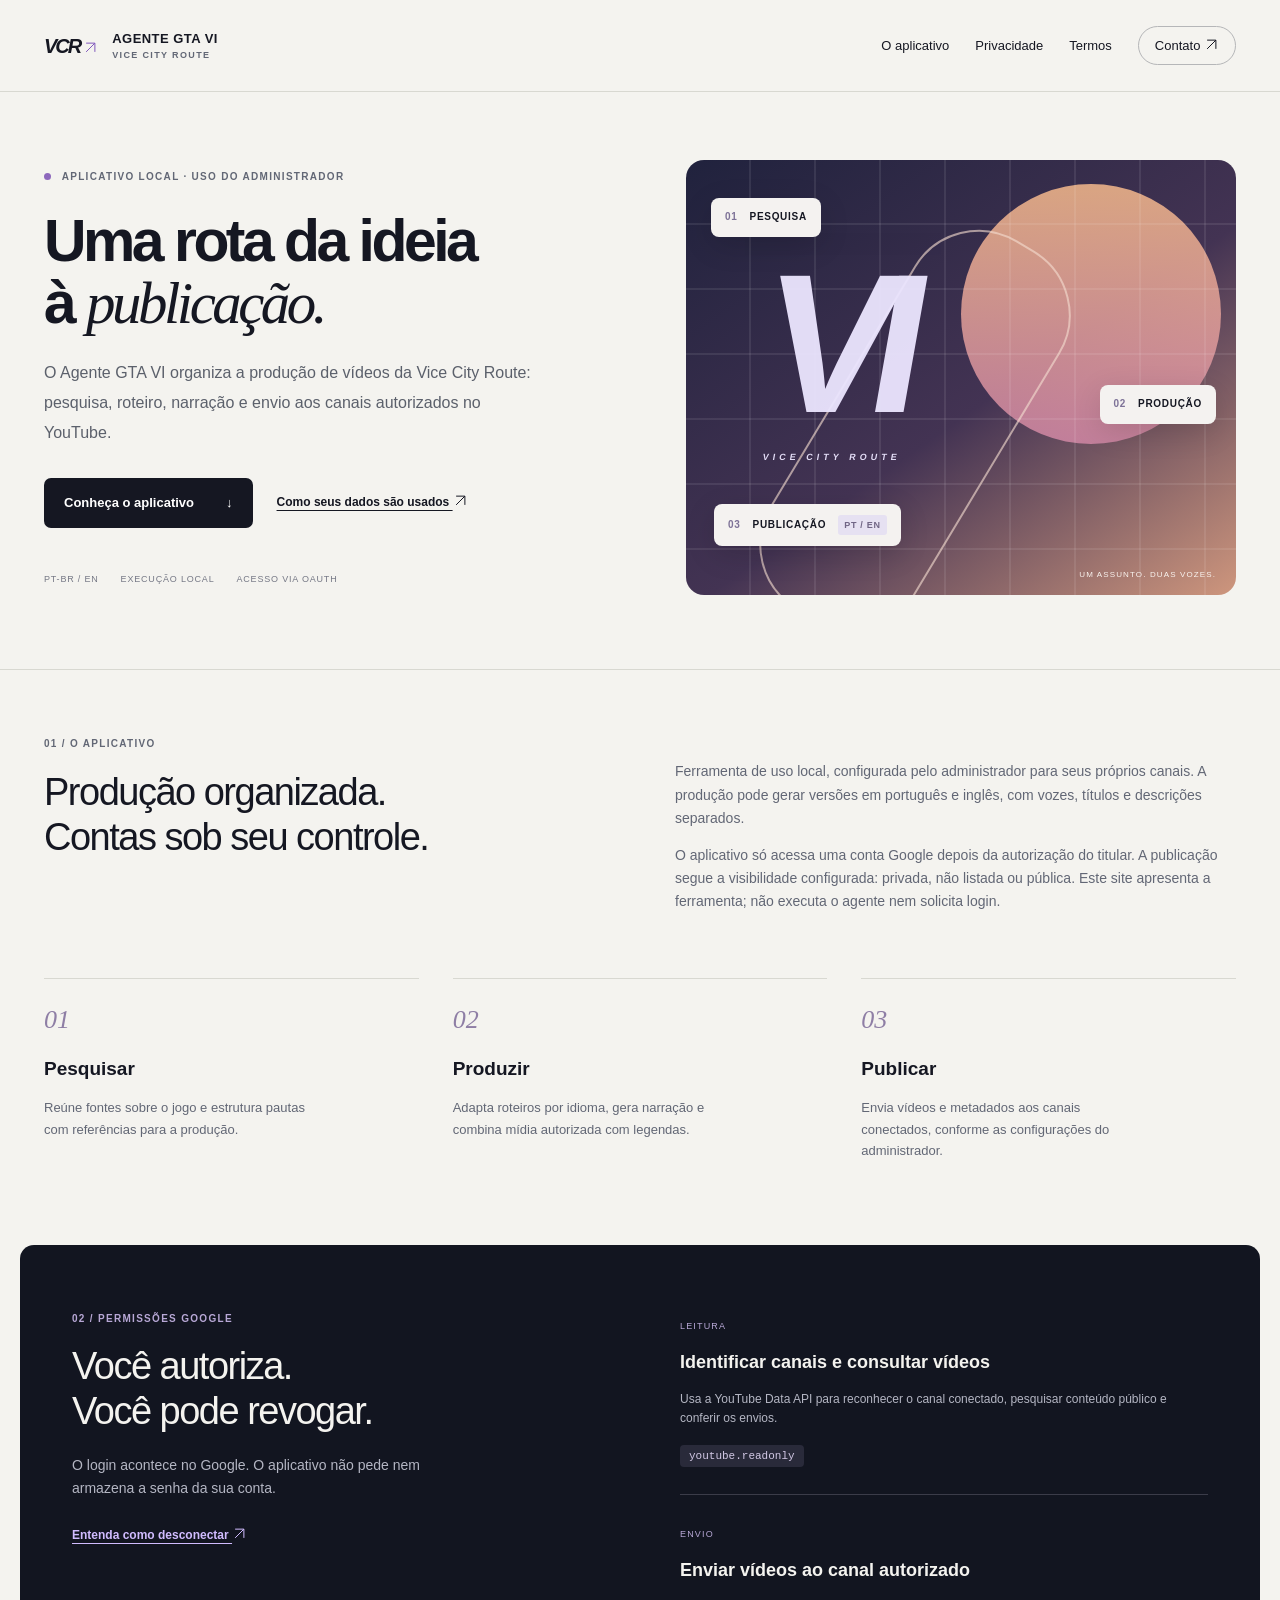
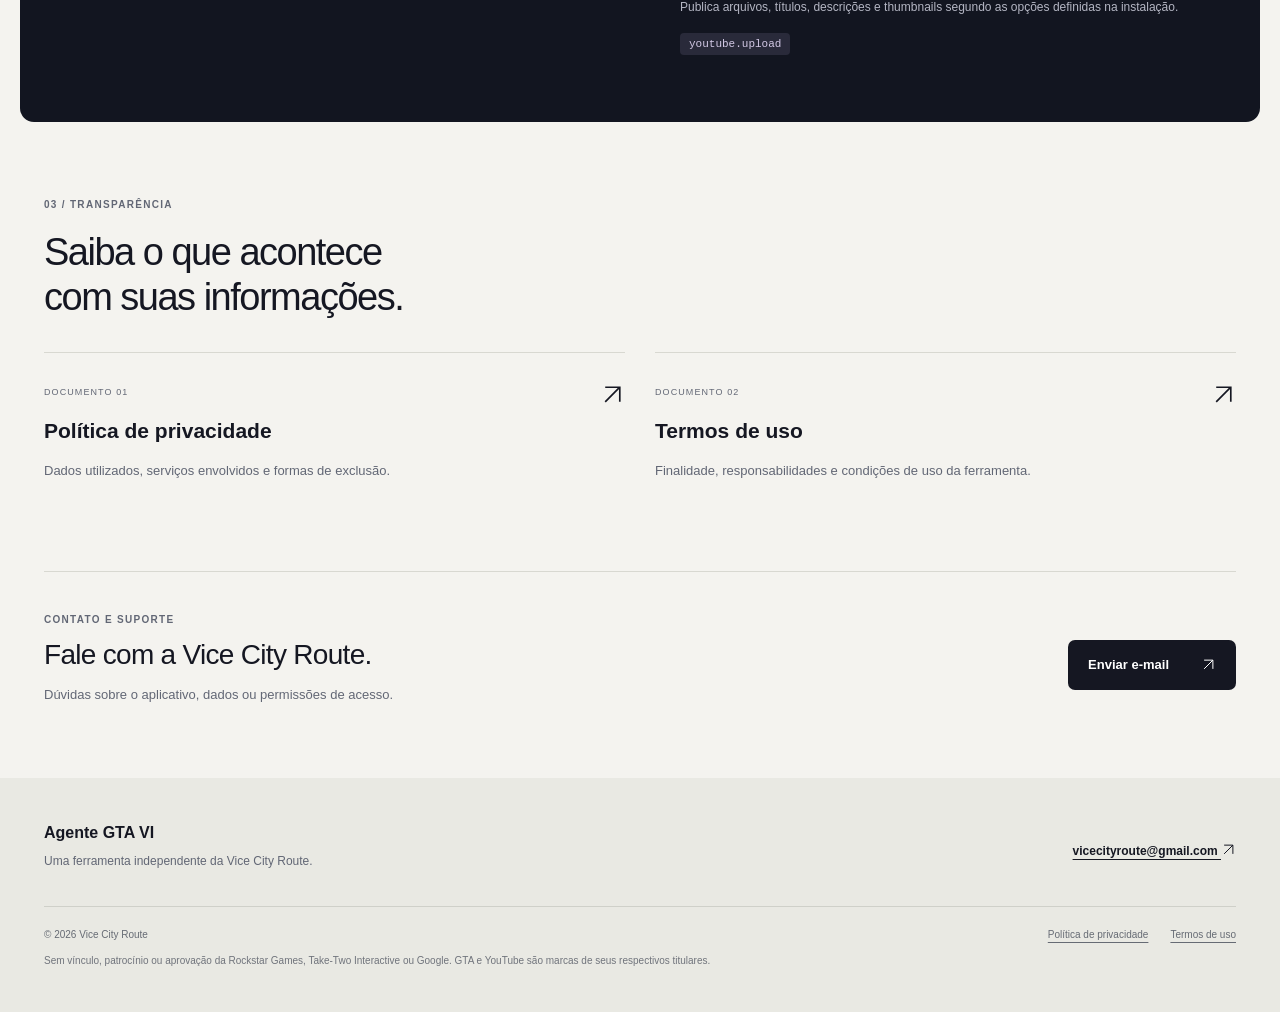
<file: index.html>
<!doctype html><html lang="pt-BR"><head><meta charset="utf-8"><meta name="viewport" content="width=device-width,initial-scale=1"><title>Agente GTA VI — Vice City Route</title><meta name="description" content="Conheça o Agente GTA VI da Vice City Route: produção local de vídeos e publicação em canais autorizados, com informações sobre dados e permissões."><meta name="theme-color" content="#121520"><link rel="icon" href="/favicon.svg" type="image/svg+xml"><link rel="stylesheet" href="/style.css"></head><body><a class="skip" href="#conteudo">Pular para o conteúdo</a><header><a class="brand" href="/" aria-label="Agente GTA VI, início"><span class="monogram">VCR<span><svg class="arrow" viewBox="0 0 24 24" aria-hidden="true"><path d="M5 19 19 5M5 5h14v14" fill="none" stroke="currentColor" stroke-width="1.6"/></svg></span></span><span>AGENTE GTA VI<small>VICE CITY ROUTE</small></span></a><nav aria-label="Menu principal"><a href="/#aplicativo">O aplicativo</a><a href="/privacidade/">Privacidade</a><a href="/termos/">Termos</a><a class="contact" href="mailto:vicecityroute@gmail.com">Contato <svg class="arrow" viewBox="0 0 24 24" aria-hidden="true"><path d="M5 19 19 5M5 5h14v14" fill="none" stroke="currentColor" stroke-width="1.6"/></svg></a></nav></header><main id="conteudo"><section class="hero"><div class="hero-copy"><div class="eyebrow"><span class="dot"></span> APLICATIVO LOCAL · USO DO ADMINISTRADOR</div><h1>Uma rota da ideia<br>à <em>publicação.</em></h1><p class="intro">O Agente GTA VI organiza a produção de vídeos da Vice City Route: pesquisa, roteiro, narração e envio aos canais autorizados no YouTube.</p><div class="actions"><a class="button" href="#aplicativo">Conheça o aplicativo <span>↓</span></a><a class="text-link" href="/privacidade/">Como seus dados são usados <svg class="arrow" viewBox="0 0 24 24" aria-hidden="true"><path d="M5 19 19 5M5 5h14v14" fill="none" stroke="currentColor" stroke-width="1.6"/></svg></a></div><div class="hero-meta"><span>PT-BR / EN</span><span>EXECUÇÃO LOCAL</span><span>ACESSO VIA OAUTH</span></div></div><div class="route-art" role="img" aria-label="Ilustração de uma rota de produção: da pauta à publicação em português e inglês"><div class="sun"></div><div class="art-grid"></div><div class="route-path"></div><div class="art-word">VI<span>VICE CITY ROUTE</span></div><div class="route-label label-a"><i>01</i> PESQUISA</div><div class="route-label label-b"><i>02</i> PRODUÇÃO</div><div class="route-label label-c"><i>03</i> PUBLICAÇÃO <b>PT / EN</b></div><span class="art-caption">UM ASSUNTO. DUAS VOZES.</span></div></section>
<section class="overview" id="aplicativo"><div class="section-heading"><span class="eyebrow">01 / O APLICATIVO</span><h2>Produção organizada.<br>Contas sob seu controle.</h2></div><div class="overview-copy"><p>Ferramenta de uso local, configurada pelo administrador para seus próprios canais. A produção pode gerar versões em português e inglês, com vozes, títulos e descrições separados.</p><p>O aplicativo só acessa uma conta Google depois da autorização do titular. A publicação segue a visibilidade configurada: privada, não listada ou pública. Este site apresenta a ferramenta; não executa o agente nem solicita login.</p></div></section>
<section class="workflow" aria-label="Etapas de funcionamento"><article><span class="step">01</span><h3>Pesquisar</h3><p>Reúne fontes sobre o jogo e estrutura pautas com referências para a produção.</p></article><article><span class="step">02</span><h3>Produzir</h3><p>Adapta roteiros por idioma, gera narração e combina mídia autorizada com legendas.</p></article><article><span class="step">03</span><h3>Publicar</h3><p>Envia vídeos e metadados aos canais conectados, conforme as configurações do administrador.</p></article></section>
<section class="access"><div><span class="eyebrow">02 / PERMISSÕES GOOGLE</span><h2>Você autoriza.<br>Você pode revogar.</h2><p>O login acontece no Google. O aplicativo não pede nem armazena a senha da sua conta.</p><a class="text-link" href="/privacidade/#revogar">Entenda como desconectar <svg class="arrow" viewBox="0 0 24 24" aria-hidden="true"><path d="M5 19 19 5M5 5h14v14" fill="none" stroke="currentColor" stroke-width="1.6"/></svg></a></div><div class="permission-list"><article><span>LEITURA</span><h3>Identificar canais e consultar vídeos</h3><p>Usa a YouTube Data API para reconhecer o canal conectado, pesquisar conteúdo público e conferir os envios.</p><code>youtube.readonly</code></article><article><span>ENVIO</span><h3>Enviar vídeos ao canal autorizado</h3><p>Publica arquivos, títulos, descrições e thumbnails segundo as opções definidas na instalação.</p><code>youtube.upload</code></article></div></section>
<section class="transparency"><span class="eyebrow">03 / TRANSPARÊNCIA</span><h2>Saiba o que acontece<br>com suas informações.</h2><div class="document-links"><a href="/privacidade/"><div><span>DOCUMENTO 01</span><h3>Política de privacidade</h3><p>Dados utilizados, serviços envolvidos e formas de exclusão.</p></div><b><svg class="arrow" viewBox="0 0 24 24" aria-hidden="true"><path d="M5 19 19 5M5 5h14v14" fill="none" stroke="currentColor" stroke-width="1.6"/></svg></b></a><a href="/termos/"><div><span>DOCUMENTO 02</span><h3>Termos de uso</h3><p>Finalidade, responsabilidades e condições de uso da ferramenta.</p></div><b><svg class="arrow" viewBox="0 0 24 24" aria-hidden="true"><path d="M5 19 19 5M5 5h14v14" fill="none" stroke="currentColor" stroke-width="1.6"/></svg></b></a></div></section>
<section class="support"><div><span class="eyebrow">CONTATO E SUPORTE</span><h2>Fale com a Vice City Route.</h2><p>Dúvidas sobre o aplicativo, dados ou permissões de acesso.</p></div><a class="button" href="mailto:vicecityroute@gmail.com">Enviar e-mail <svg class="arrow" viewBox="0 0 24 24" aria-hidden="true"><path d="M5 19 19 5M5 5h14v14" fill="none" stroke="currentColor" stroke-width="1.6"/></svg></a></section></main><footer><div class="footer-top"><div><strong>Agente GTA VI</strong><p>Uma ferramenta independente da Vice City Route.</p></div><a href="mailto:vicecityroute@gmail.com">vicecityroute@gmail.com <svg class="arrow" viewBox="0 0 24 24" aria-hidden="true"><path d="M5 19 19 5M5 5h14v14" fill="none" stroke="currentColor" stroke-width="1.6"/></svg></a></div><div class="footer-bottom"><span>© 2026 Vice City Route</span><div><a href="/privacidade/">Política de privacidade</a><a href="/termos/">Termos de uso</a></div></div><p class="disclaimer">Sem vínculo, patrocínio ou aprovação da Rockstar Games, Take-Two Interactive ou Google. GTA e YouTube são marcas de seus respectivos titulares.</p></footer></body></html>
</file>
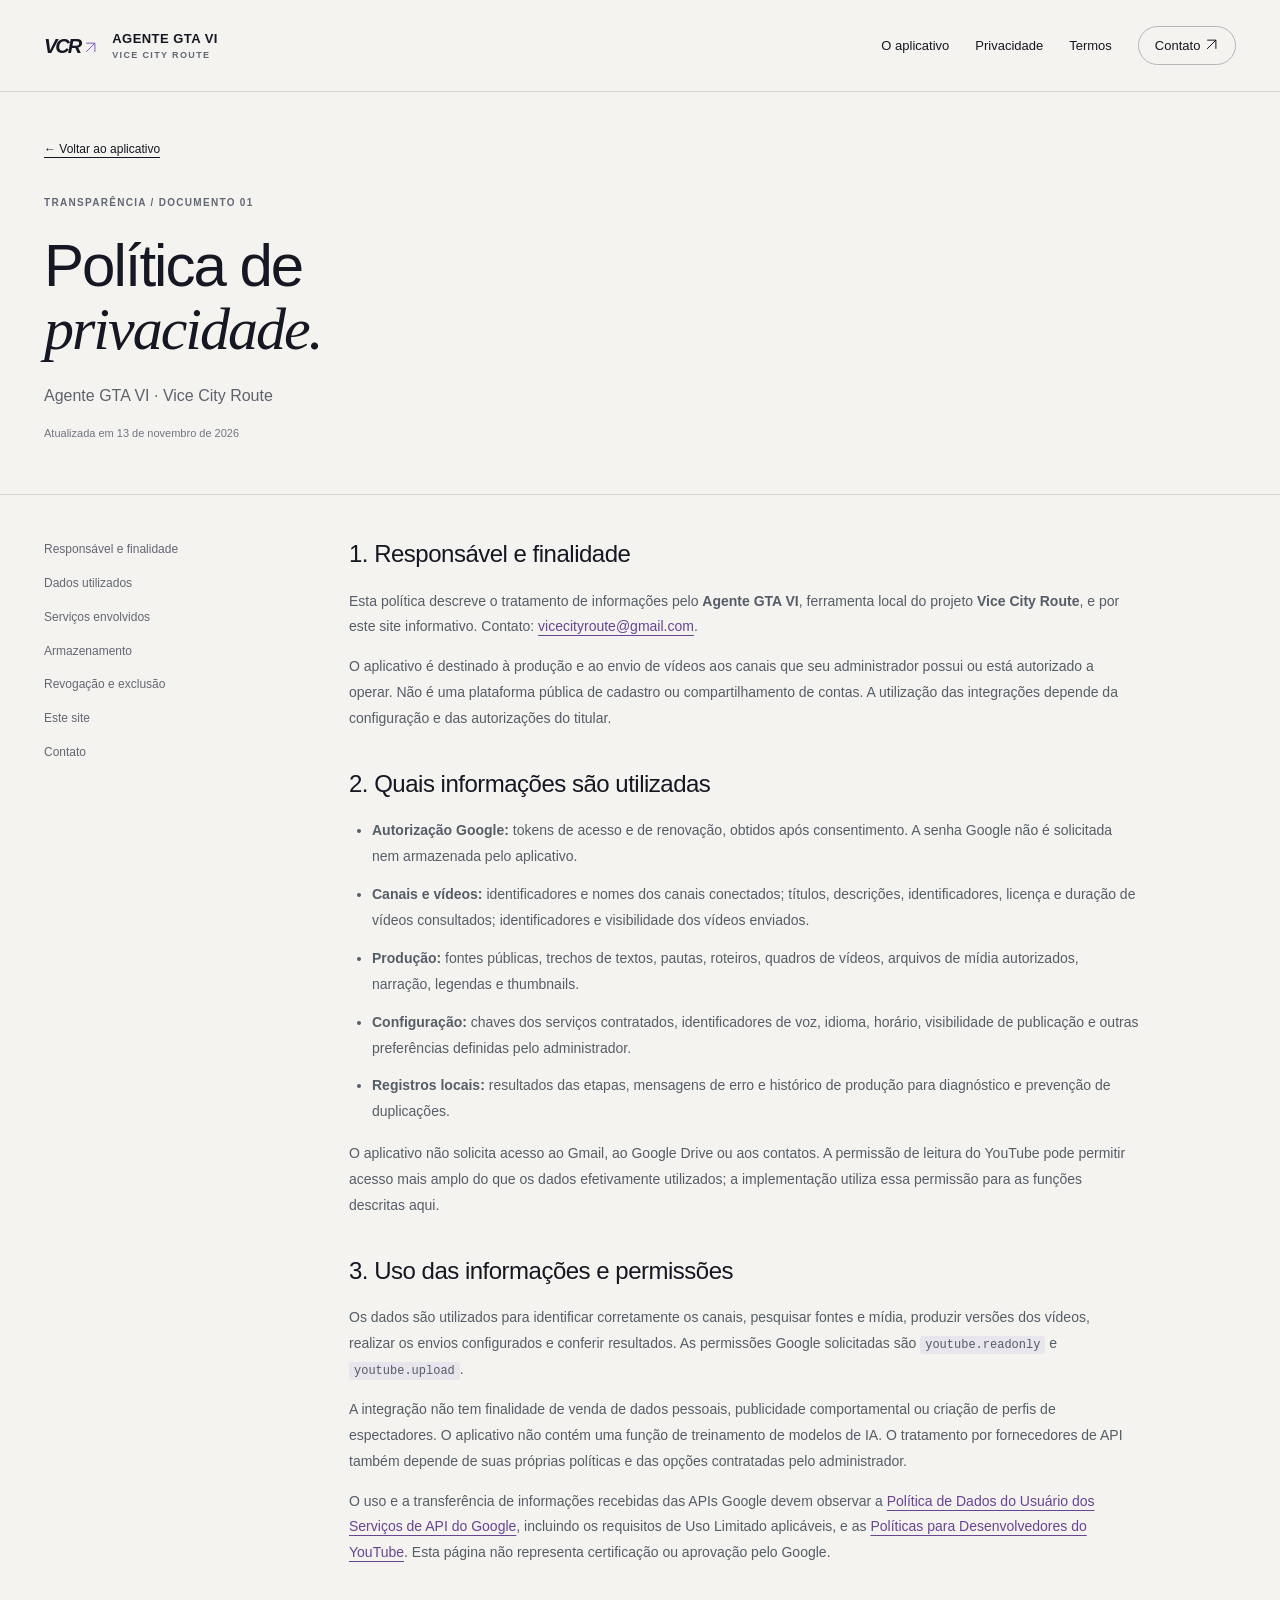
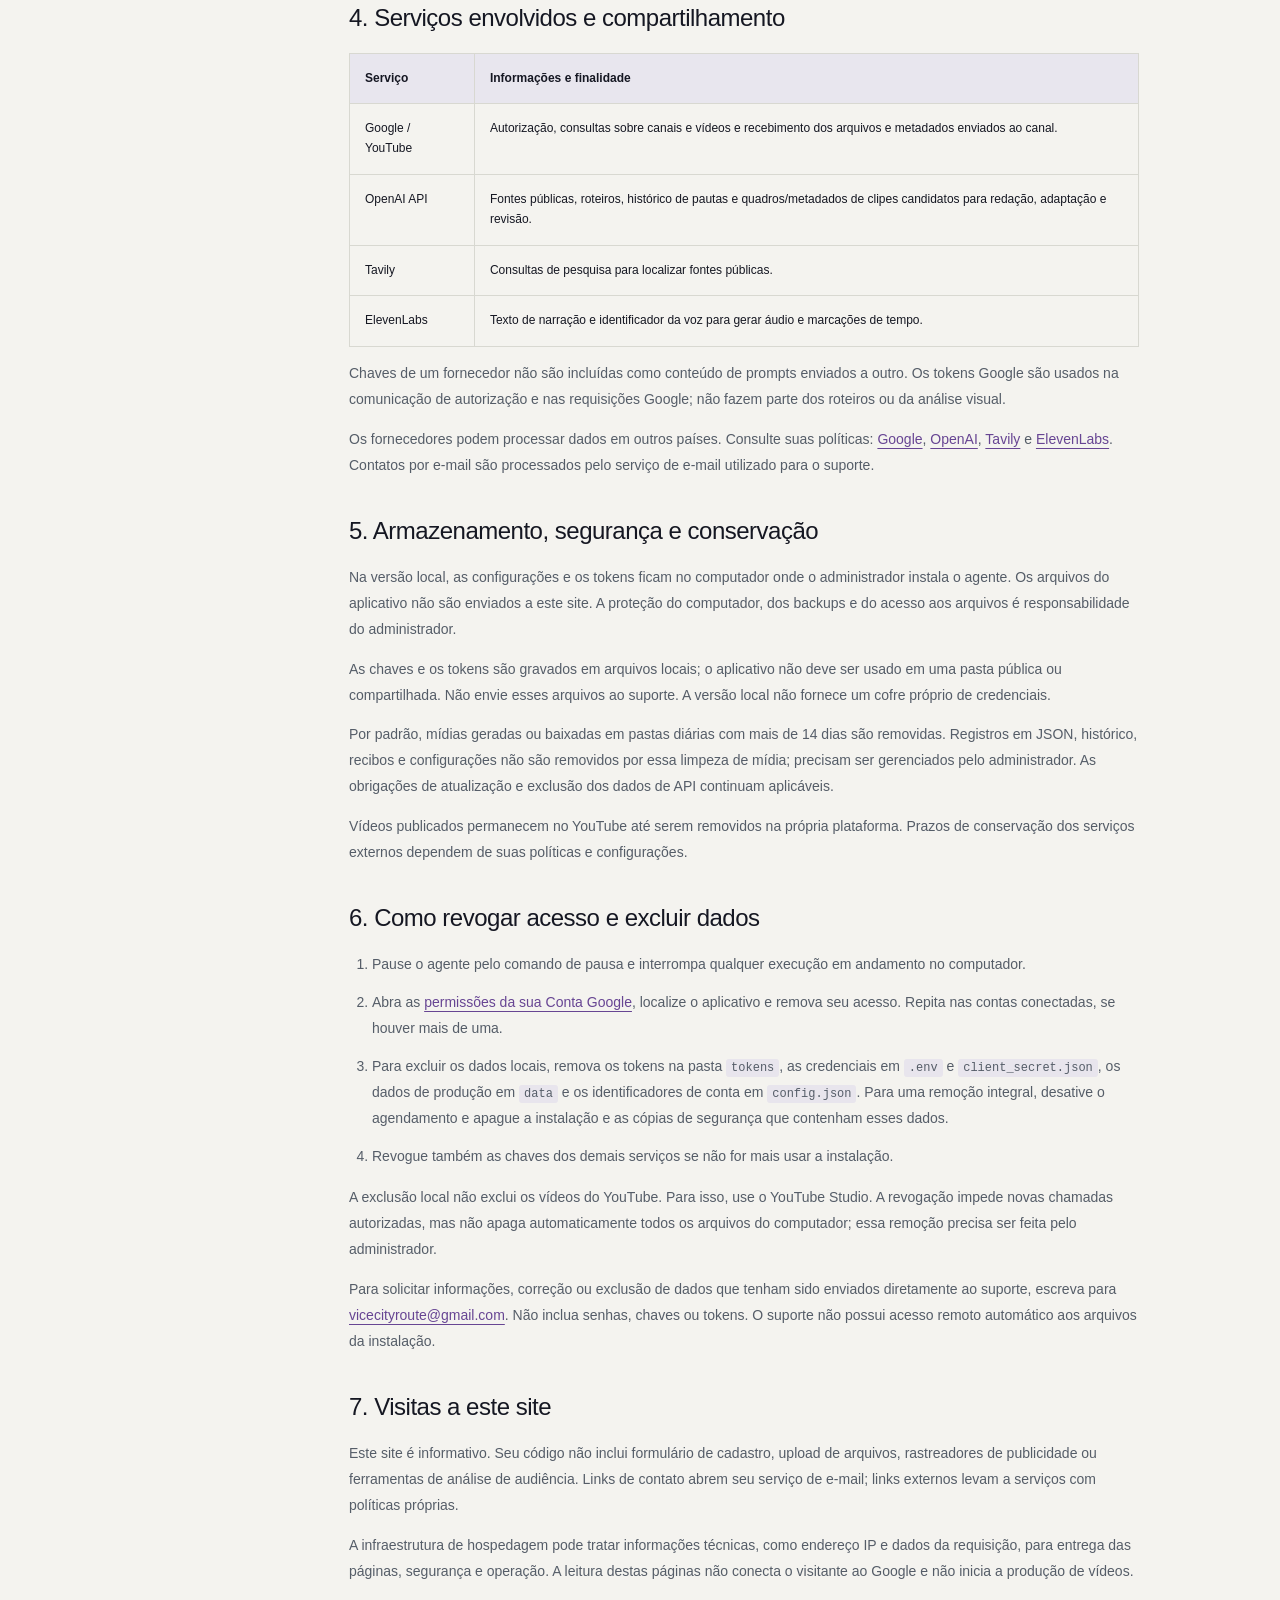
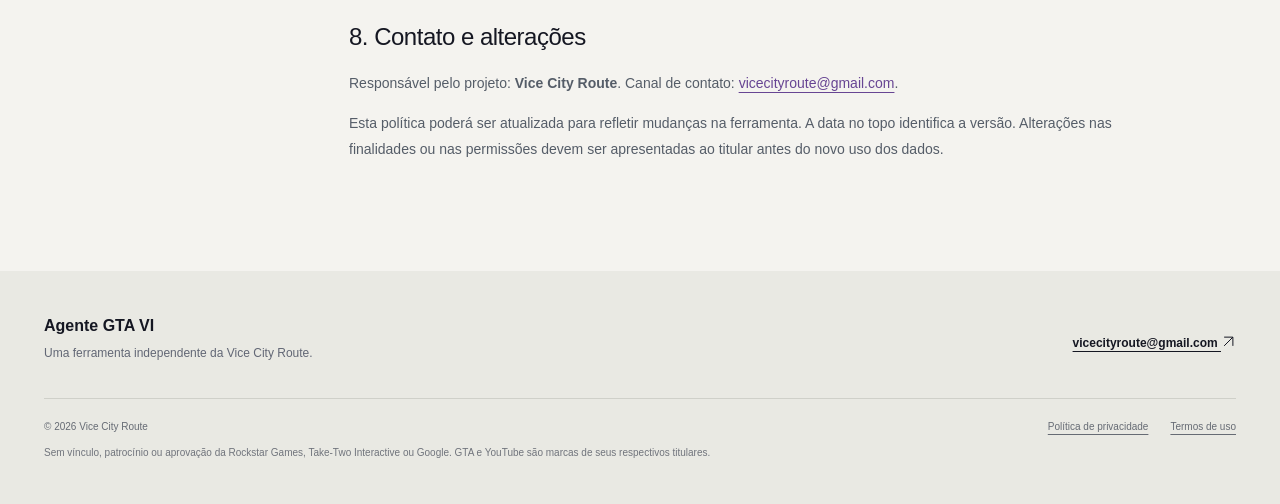
<file: privacidade/index.html>
<!doctype html><html lang="pt-BR"><head><meta charset="utf-8"><meta name="viewport" content="width=device-width,initial-scale=1"><title>Política de privacidade — Vice City Route</title><meta name="description" content="Política de privacidade do aplicativo Agente GTA VI, da Vice City Route."><meta name="theme-color" content="#121520"><link rel="icon" href="/favicon.svg" type="image/svg+xml"><link rel="stylesheet" href="/style.css"></head><body><a class="skip" href="#conteudo">Pular para o conteúdo</a><header><a class="brand" href="/" aria-label="Agente GTA VI, início"><span class="monogram">VCR<span><svg class="arrow" viewBox="0 0 24 24" aria-hidden="true"><path d="M5 19 19 5M5 5h14v14" fill="none" stroke="currentColor" stroke-width="1.6"/></svg></span></span><span>AGENTE GTA VI<small>VICE CITY ROUTE</small></span></a><nav aria-label="Menu principal"><a href="/#aplicativo">O aplicativo</a><a href="/privacidade/">Privacidade</a><a href="/termos/">Termos</a><a class="contact" href="mailto:vicecityroute@gmail.com">Contato <svg class="arrow" viewBox="0 0 24 24" aria-hidden="true"><path d="M5 19 19 5M5 5h14v14" fill="none" stroke="currentColor" stroke-width="1.6"/></svg></a></nav></header><main id="conteudo"><div class="legal-header"><a class="back" href="/">← Voltar ao aplicativo</a><span class="eyebrow">TRANSPARÊNCIA / DOCUMENTO 01</span><h1>Política de<br><em>privacidade.</em></h1><p>Agente GTA VI · Vice City Route</p><span class="updated">Atualizada em 13 de novembro de 2026</span></div><div class="legal-layout"><aside><a href="#responsavel">Responsável e finalidade</a><a href="#dados">Dados utilizados</a><a href="#servicos">Serviços envolvidos</a><a href="#armazenamento">Armazenamento</a><a href="#revogar">Revogação e exclusão</a><a href="#site">Este site</a><a href="#contato">Contato</a></aside><article class="legal-copy">
<section id="responsavel"><h2>1. Responsável e finalidade</h2><p>Esta política descreve o tratamento de informações pelo <strong>Agente GTA VI</strong>, ferramenta local do projeto <strong>Vice City Route</strong>, e por este site informativo. Contato: <a href="mailto:vicecityroute@gmail.com">vicecityroute@gmail.com</a>.</p><p>O aplicativo é destinado à produção e ao envio de vídeos aos canais que seu administrador possui ou está autorizado a operar. Não é uma plataforma pública de cadastro ou compartilhamento de contas. A utilização das integrações depende da configuração e das autorizações do titular.</p></section>
<section id="dados"><h2>2. Quais informações são utilizadas</h2><ul><li><strong>Autorização Google:</strong> tokens de acesso e de renovação, obtidos após consentimento. A senha Google não é solicitada nem armazenada pelo aplicativo.</li><li><strong>Canais e vídeos:</strong> identificadores e nomes dos canais conectados; títulos, descrições, identificadores, licença e duração de vídeos consultados; identificadores e visibilidade dos vídeos enviados.</li><li><strong>Produção:</strong> fontes públicas, trechos de textos, pautas, roteiros, quadros de vídeos, arquivos de mídia autorizados, narração, legendas e thumbnails.</li><li><strong>Configuração:</strong> chaves dos serviços contratados, identificadores de voz, idioma, horário, visibilidade de publicação e outras preferências definidas pelo administrador.</li><li><strong>Registros locais:</strong> resultados das etapas, mensagens de erro e histórico de produção para diagnóstico e prevenção de duplicações.</li></ul><p>O aplicativo não solicita acesso ao Gmail, ao Google Drive ou aos contatos. A permissão de leitura do YouTube pode permitir acesso mais amplo do que os dados efetivamente utilizados; a implementação utiliza essa permissão para as funções descritas aqui.</p></section>
<section><h2>3. Uso das informações e permissões</h2><p>Os dados são utilizados para identificar corretamente os canais, pesquisar fontes e mídia, produzir versões dos vídeos, realizar os envios configurados e conferir resultados. As permissões Google solicitadas são <code>youtube.readonly</code> e <code>youtube.upload</code>.</p><p>A integração não tem finalidade de venda de dados pessoais, publicidade comportamental ou criação de perfis de espectadores. O aplicativo não contém uma função de treinamento de modelos de IA. O tratamento por fornecedores de API também depende de suas próprias políticas e das opções contratadas pelo administrador.</p><p>O uso e a transferência de informações recebidas das APIs Google devem observar a <a href="https://developers.google.com/terms/api-services-user-data-policy">Política de Dados do Usuário dos Serviços de API do Google</a>, incluindo os requisitos de Uso Limitado aplicáveis, e as <a href="https://developers.google.com/youtube/terms/developer-policies">Políticas para Desenvolvedores do YouTube</a>. Esta página não representa certificação ou aprovação pelo Google.</p></section>
<section id="servicos"><h2>4. Serviços envolvidos e compartilhamento</h2><div class="table-wrap"><table><thead><tr><th>Serviço</th><th>Informações e finalidade</th></tr></thead><tbody><tr><td>Google / YouTube</td><td>Autorização, consultas sobre canais e vídeos e recebimento dos arquivos e metadados enviados ao canal.</td></tr><tr><td>OpenAI API</td><td>Fontes públicas, roteiros, histórico de pautas e quadros/metadados de clipes candidatos para redação, adaptação e revisão.</td></tr><tr><td>Tavily</td><td>Consultas de pesquisa para localizar fontes públicas.</td></tr><tr><td>ElevenLabs</td><td>Texto de narração e identificador da voz para gerar áudio e marcações de tempo.</td></tr></tbody></table></div><p>Chaves de um fornecedor não são incluídas como conteúdo de prompts enviados a outro. Os tokens Google são usados na comunicação de autorização e nas requisições Google; não fazem parte dos roteiros ou da análise visual.</p><p>Os fornecedores podem processar dados em outros países. Consulte suas políticas: <a href="https://policies.google.com/privacy">Google</a>, <a href="https://openai.com/policies/privacy-policy/">OpenAI</a>, <a href="https://www.tavily.com/privacy">Tavily</a> e <a href="https://elevenlabs.io/privacy-policy">ElevenLabs</a>. Contatos por e-mail são processados pelo serviço de e-mail utilizado para o suporte.</p></section>
<section id="armazenamento"><h2>5. Armazenamento, segurança e conservação</h2><p>Na versão local, as configurações e os tokens ficam no computador onde o administrador instala o agente. Os arquivos do aplicativo não são enviados a este site. A proteção do computador, dos backups e do acesso aos arquivos é responsabilidade do administrador.</p><p>As chaves e os tokens são gravados em arquivos locais; o aplicativo não deve ser usado em uma pasta pública ou compartilhada. Não envie esses arquivos ao suporte. A versão local não fornece um cofre próprio de credenciais.</p><p>Por padrão, mídias geradas ou baixadas em pastas diárias com mais de 14 dias são removidas. Registros em JSON, histórico, recibos e configurações não são removidos por essa limpeza de mídia; precisam ser gerenciados pelo administrador. As obrigações de atualização e exclusão dos dados de API continuam aplicáveis.</p><p>Vídeos publicados permanecem no YouTube até serem removidos na própria plataforma. Prazos de conservação dos serviços externos dependem de suas políticas e configurações.</p></section>
<section id="revogar"><h2>6. Como revogar acesso e excluir dados</h2><ol><li>Pause o agente pelo comando de pausa e interrompa qualquer execução em andamento no computador.</li><li>Abra as <a href="https://security.google.com/settings/security/permissions">permissões da sua Conta Google</a>, localize o aplicativo e remova seu acesso. Repita nas contas conectadas, se houver mais de uma.</li><li>Para excluir os dados locais, remova os tokens na pasta <code>tokens</code>, as credenciais em <code>.env</code> e <code>client_secret.json</code>, os dados de produção em <code>data</code> e os identificadores de conta em <code>config.json</code>. Para uma remoção integral, desative o agendamento e apague a instalação e as cópias de segurança que contenham esses dados.</li><li>Revogue também as chaves dos demais serviços se não for mais usar a instalação.</li></ol><p>A exclusão local não exclui os vídeos do YouTube. Para isso, use o YouTube Studio. A revogação impede novas chamadas autorizadas, mas não apaga automaticamente todos os arquivos do computador; essa remoção precisa ser feita pelo administrador.</p><p>Para solicitar informações, correção ou exclusão de dados que tenham sido enviados diretamente ao suporte, escreva para <a href="mailto:vicecityroute@gmail.com">vicecityroute@gmail.com</a>. Não inclua senhas, chaves ou tokens. O suporte não possui acesso remoto automático aos arquivos da instalação.</p></section>
<section id="site"><h2>7. Visitas a este site</h2><p>Este site é informativo. Seu código não inclui formulário de cadastro, upload de arquivos, rastreadores de publicidade ou ferramentas de análise de audiência. Links de contato abrem seu serviço de e-mail; links externos levam a serviços com políticas próprias.</p><p>A infraestrutura de hospedagem pode tratar informações técnicas, como endereço IP e dados da requisição, para entrega das páginas, segurança e operação. A leitura destas páginas não conecta o visitante ao Google e não inicia a produção de vídeos.</p></section>
<section id="contato"><h2>8. Contato e alterações</h2><p>Responsável pelo projeto: <strong>Vice City Route</strong>. Canal de contato: <a href="mailto:vicecityroute@gmail.com">vicecityroute@gmail.com</a>.</p><p>Esta política poderá ser atualizada para refletir mudanças na ferramenta. A data no topo identifica a versão. Alterações nas finalidades ou nas permissões devem ser apresentadas ao titular antes do novo uso dos dados.</p></section>
</article></div></main><footer><div class="footer-top"><div><strong>Agente GTA VI</strong><p>Uma ferramenta independente da Vice City Route.</p></div><a href="mailto:vicecityroute@gmail.com">vicecityroute@gmail.com <svg class="arrow" viewBox="0 0 24 24" aria-hidden="true"><path d="M5 19 19 5M5 5h14v14" fill="none" stroke="currentColor" stroke-width="1.6"/></svg></a></div><div class="footer-bottom"><span>© 2026 Vice City Route</span><div><a href="/privacidade/">Política de privacidade</a><a href="/termos/">Termos de uso</a></div></div><p class="disclaimer">Sem vínculo, patrocínio ou aprovação da Rockstar Games, Take-Two Interactive ou Google. GTA e YouTube são marcas de seus respectivos titulares.</p></footer></body></html>
</file>
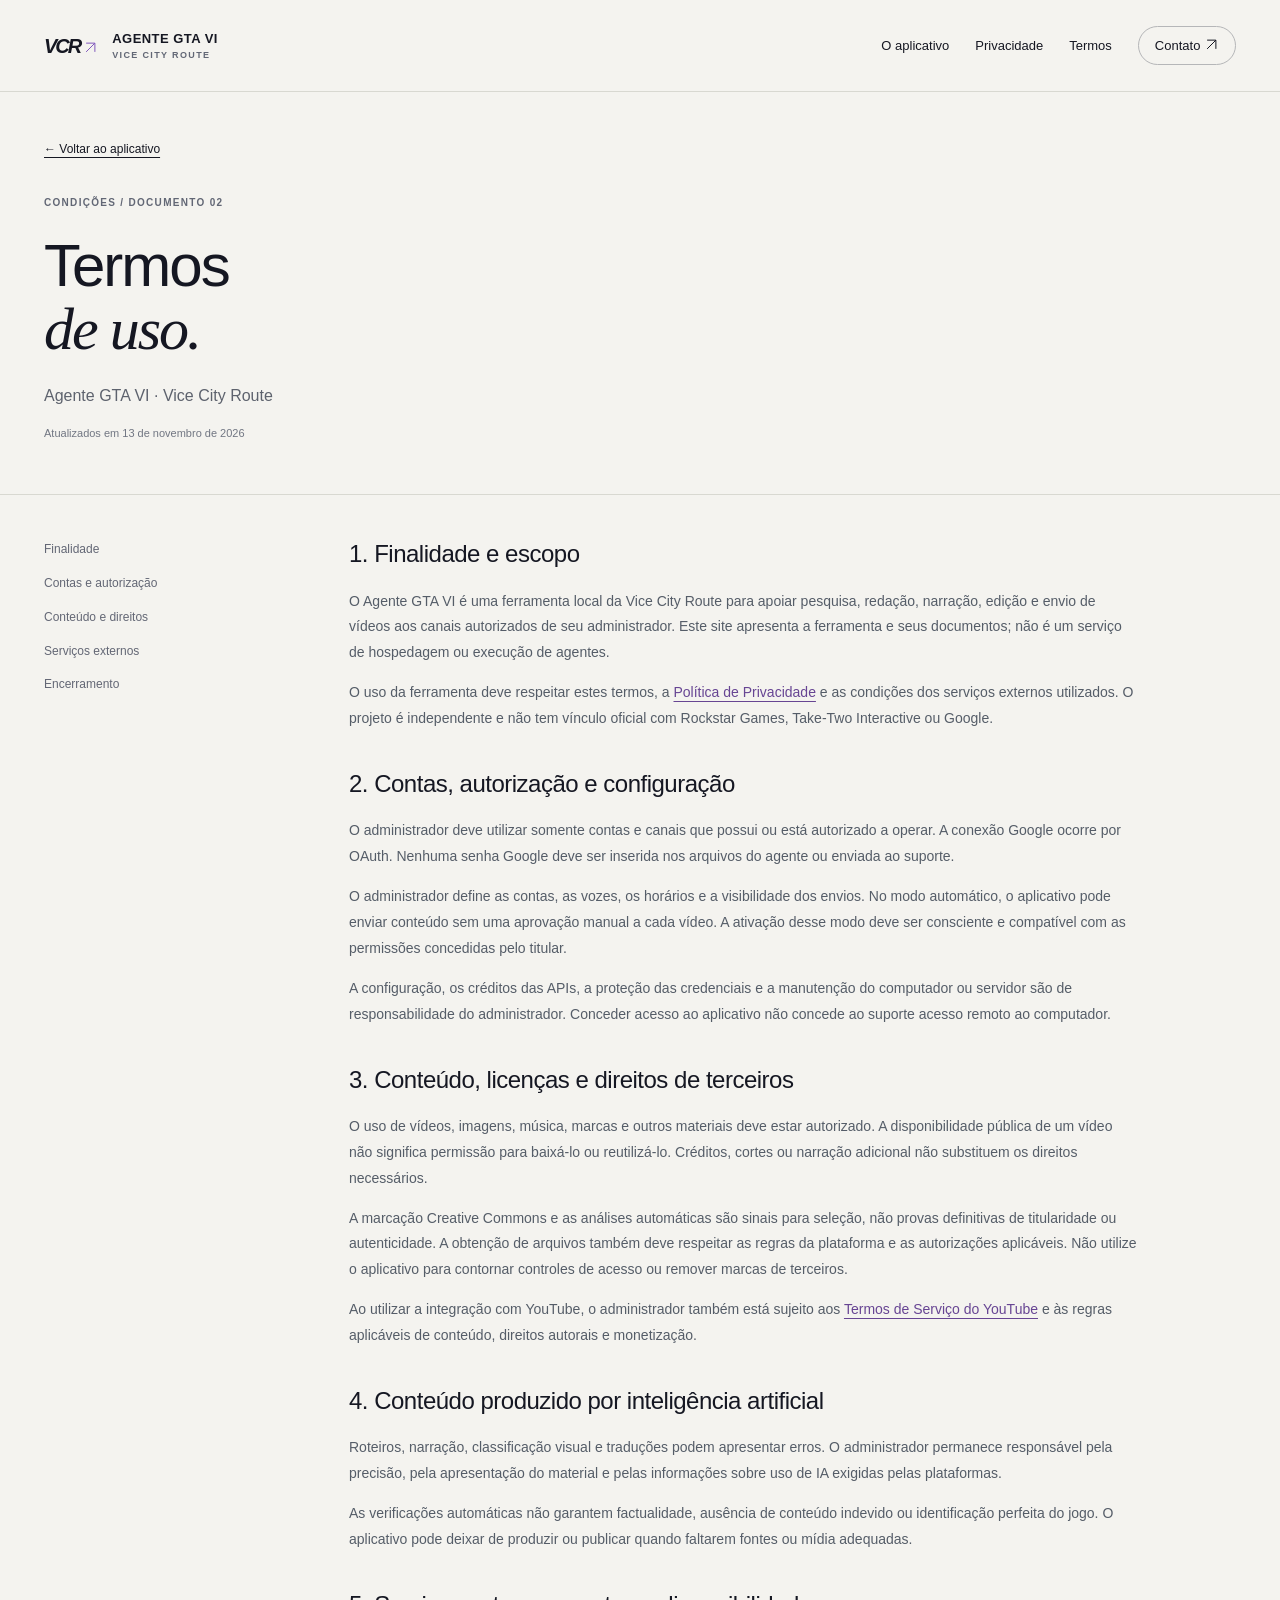
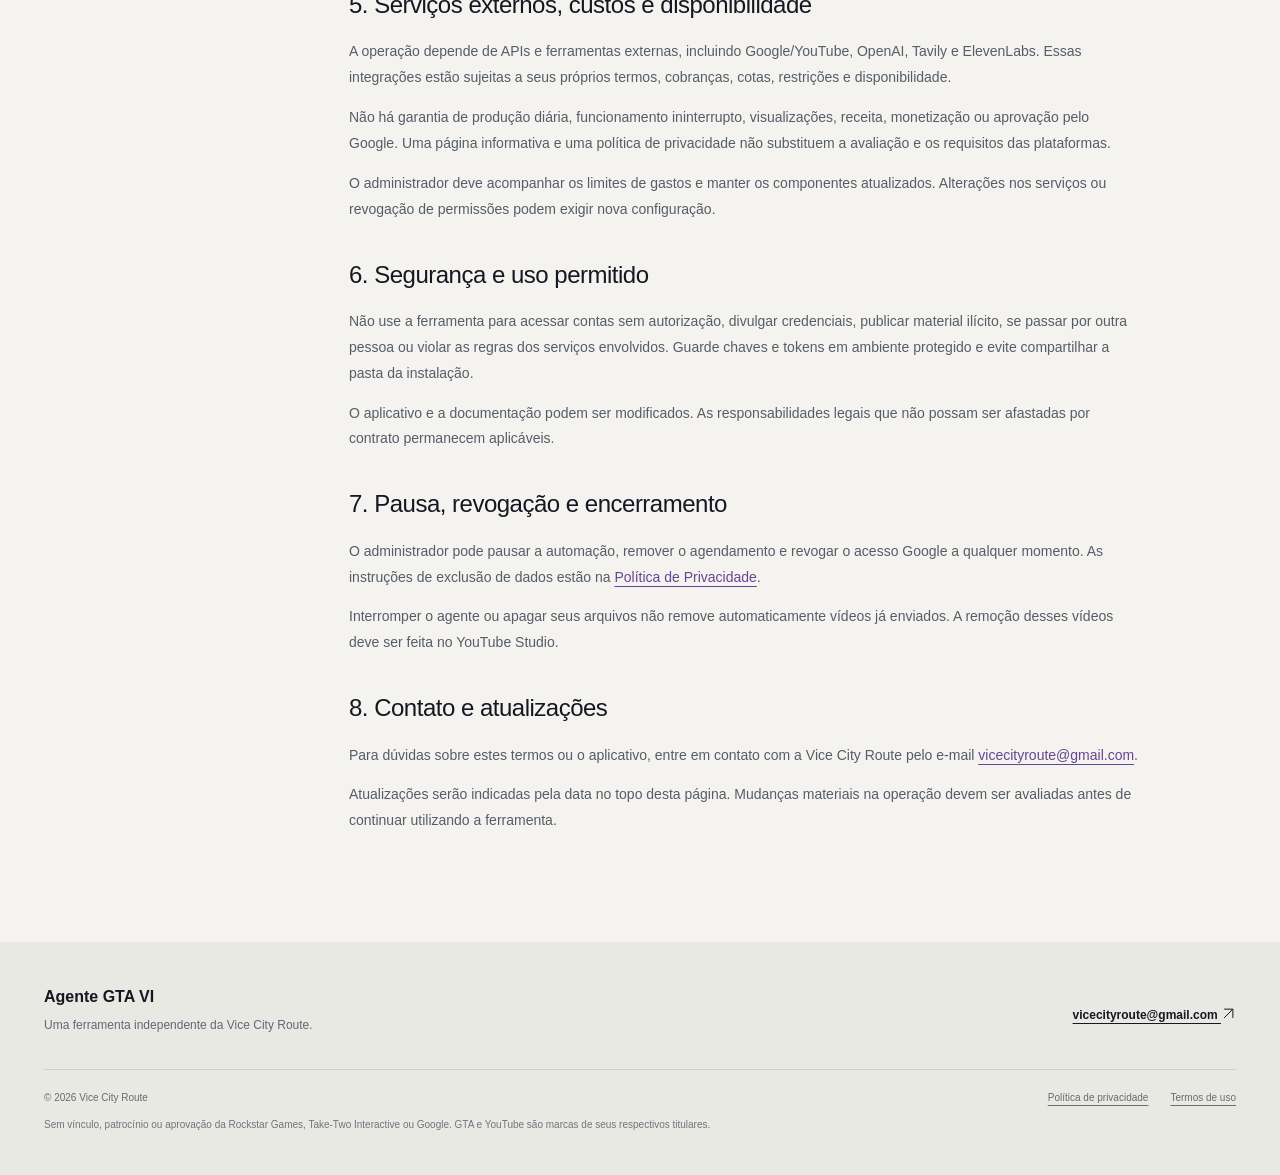
<file: termos/index.html>
<!doctype html><html lang="pt-BR"><head><meta charset="utf-8"><meta name="viewport" content="width=device-width,initial-scale=1"><title>Termos de uso — Vice City Route</title><meta name="description" content="Termos de uso do aplicativo Agente GTA VI, da Vice City Route."><meta name="theme-color" content="#121520"><link rel="icon" href="/favicon.svg" type="image/svg+xml"><link rel="stylesheet" href="/style.css"></head><body><a class="skip" href="#conteudo">Pular para o conteúdo</a><header><a class="brand" href="/" aria-label="Agente GTA VI, início"><span class="monogram">VCR<span><svg class="arrow" viewBox="0 0 24 24" aria-hidden="true"><path d="M5 19 19 5M5 5h14v14" fill="none" stroke="currentColor" stroke-width="1.6"/></svg></span></span><span>AGENTE GTA VI<small>VICE CITY ROUTE</small></span></a><nav aria-label="Menu principal"><a href="/#aplicativo">O aplicativo</a><a href="/privacidade/">Privacidade</a><a href="/termos/">Termos</a><a class="contact" href="mailto:vicecityroute@gmail.com">Contato <svg class="arrow" viewBox="0 0 24 24" aria-hidden="true"><path d="M5 19 19 5M5 5h14v14" fill="none" stroke="currentColor" stroke-width="1.6"/></svg></a></nav></header><main id="conteudo"><div class="legal-header"><a class="back" href="/">← Voltar ao aplicativo</a><span class="eyebrow">CONDIÇÕES / DOCUMENTO 02</span><h1>Termos<br><em>de uso.</em></h1><p>Agente GTA VI · Vice City Route</p><span class="updated">Atualizados em 13 de novembro de 2026</span></div><div class="legal-layout"><aside><a href="#finalidade">Finalidade</a><a href="#autorizacao">Contas e autorização</a><a href="#direitos">Conteúdo e direitos</a><a href="#servicos">Serviços externos</a><a href="#encerramento">Encerramento</a></aside><article class="legal-copy">
<section id="finalidade"><h2>1. Finalidade e escopo</h2><p>O Agente GTA VI é uma ferramenta local da Vice City Route para apoiar pesquisa, redação, narração, edição e envio de vídeos aos canais autorizados de seu administrador. Este site apresenta a ferramenta e seus documentos; não é um serviço de hospedagem ou execução de agentes.</p><p>O uso da ferramenta deve respeitar estes termos, a <a href="/privacidade/">Política de Privacidade</a> e as condições dos serviços externos utilizados. O projeto é independente e não tem vínculo oficial com Rockstar Games, Take-Two Interactive ou Google.</p></section>
<section id="autorizacao"><h2>2. Contas, autorização e configuração</h2><p>O administrador deve utilizar somente contas e canais que possui ou está autorizado a operar. A conexão Google ocorre por OAuth. Nenhuma senha Google deve ser inserida nos arquivos do agente ou enviada ao suporte.</p><p>O administrador define as contas, as vozes, os horários e a visibilidade dos envios. No modo automático, o aplicativo pode enviar conteúdo sem uma aprovação manual a cada vídeo. A ativação desse modo deve ser consciente e compatível com as permissões concedidas pelo titular.</p><p>A configuração, os créditos das APIs, a proteção das credenciais e a manutenção do computador ou servidor são de responsabilidade do administrador. Conceder acesso ao aplicativo não concede ao suporte acesso remoto ao computador.</p></section>
<section id="direitos"><h2>3. Conteúdo, licenças e direitos de terceiros</h2><p>O uso de vídeos, imagens, música, marcas e outros materiais deve estar autorizado. A disponibilidade pública de um vídeo não significa permissão para baixá-lo ou reutilizá-lo. Créditos, cortes ou narração adicional não substituem os direitos necessários.</p><p>A marcação Creative Commons e as análises automáticas são sinais para seleção, não provas definitivas de titularidade ou autenticidade. A obtenção de arquivos também deve respeitar as regras da plataforma e as autorizações aplicáveis. Não utilize o aplicativo para contornar controles de acesso ou remover marcas de terceiros.</p><p>Ao utilizar a integração com YouTube, o administrador também está sujeito aos <a href="https://www.youtube.com/t/terms">Termos de Serviço do YouTube</a> e às regras aplicáveis de conteúdo, direitos autorais e monetização.</p></section>
<section><h2>4. Conteúdo produzido por inteligência artificial</h2><p>Roteiros, narração, classificação visual e traduções podem apresentar erros. O administrador permanece responsável pela precisão, pela apresentação do material e pelas informações sobre uso de IA exigidas pelas plataformas.</p><p>As verificações automáticas não garantem factualidade, ausência de conteúdo indevido ou identificação perfeita do jogo. O aplicativo pode deixar de produzir ou publicar quando faltarem fontes ou mídia adequadas.</p></section>
<section id="servicos"><h2>5. Serviços externos, custos e disponibilidade</h2><p>A operação depende de APIs e ferramentas externas, incluindo Google/YouTube, OpenAI, Tavily e ElevenLabs. Essas integrações estão sujeitas a seus próprios termos, cobranças, cotas, restrições e disponibilidade.</p><p>Não há garantia de produção diária, funcionamento ininterrupto, visualizações, receita, monetização ou aprovação pelo Google. Uma página informativa e uma política de privacidade não substituem a avaliação e os requisitos das plataformas.</p><p>O administrador deve acompanhar os limites de gastos e manter os componentes atualizados. Alterações nos serviços ou revogação de permissões podem exigir nova configuração.</p></section>
<section><h2>6. Segurança e uso permitido</h2><p>Não use a ferramenta para acessar contas sem autorização, divulgar credenciais, publicar material ilícito, se passar por outra pessoa ou violar as regras dos serviços envolvidos. Guarde chaves e tokens em ambiente protegido e evite compartilhar a pasta da instalação.</p><p>O aplicativo e a documentação podem ser modificados. As responsabilidades legais que não possam ser afastadas por contrato permanecem aplicáveis.</p></section>
<section id="encerramento"><h2>7. Pausa, revogação e encerramento</h2><p>O administrador pode pausar a automação, remover o agendamento e revogar o acesso Google a qualquer momento. As instruções de exclusão de dados estão na <a href="/privacidade/#revogar">Política de Privacidade</a>.</p><p>Interromper o agente ou apagar seus arquivos não remove automaticamente vídeos já enviados. A remoção desses vídeos deve ser feita no YouTube Studio.</p></section>
<section><h2>8. Contato e atualizações</h2><p>Para dúvidas sobre estes termos ou o aplicativo, entre em contato com a Vice City Route pelo e-mail <a href="mailto:vicecityroute@gmail.com">vicecityroute@gmail.com</a>.</p><p>Atualizações serão indicadas pela data no topo desta página. Mudanças materiais na operação devem ser avaliadas antes de continuar utilizando a ferramenta.</p></section>
</article></div></main><footer><div class="footer-top"><div><strong>Agente GTA VI</strong><p>Uma ferramenta independente da Vice City Route.</p></div><a href="mailto:vicecityroute@gmail.com">vicecityroute@gmail.com <svg class="arrow" viewBox="0 0 24 24" aria-hidden="true"><path d="M5 19 19 5M5 5h14v14" fill="none" stroke="currentColor" stroke-width="1.6"/></svg></a></div><div class="footer-bottom"><span>© 2026 Vice City Route</span><div><a href="/privacidade/">Política de privacidade</a><a href="/termos/">Termos de uso</a></div></div><p class="disclaimer">Sem vínculo, patrocínio ou aprovação da Rockstar Games, Take-Two Interactive ou Google. GTA e YouTube são marcas de seus respectivos titulares.</p></footer></body></html>
</file>
<file: style.css>
:root{--bg:#f4f3ef;--ink:#151722;--muted:#626775;--violet:#bca7ff;--line:#d8d8d1;--dark:#121520}*{box-sizing:border-box}html{scroll-behavior:smooth;scroll-padding-top:24px}body{margin:0;background:var(--bg);color:var(--ink);font:16px/1.65 Arial,Helvetica,sans-serif}a{color:inherit;text-underline-offset:4px}a:focus-visible{outline:3px solid #8854f0;outline-offset:5px}.skip{position:absolute;left:20px;top:-80px;padding:10px;background:white;z-index:10}.skip:focus{top:10px}header{max-width:1320px;margin:auto;display:flex;justify-content:space-between;align-items:center;padding:26px 44px;border-bottom:1px solid var(--line);gap:24px}.brand{display:flex;align-items:center;gap:14px;text-decoration:none;font-size:13px;font-weight:800;letter-spacing:.035em;line-height:1.5}.brand small{display:block;font-size:9px;letter-spacing:.15em;color:var(--muted)}.monogram{font-size:20px;font-weight:900;font-style:italic;letter-spacing:-2px}.monogram>span{display:inline-block;margin-left:3px;color:#8158bd;font-style:normal}nav{display:flex;gap:26px;align-items:center;font-size:13px}nav a{text-decoration:none}nav a:hover{color:#7950b3}.contact{border:1px solid #b5b6b8;border-radius:25px;padding:8px 16px}main{max-width:1320px;margin:auto}.hero{display:grid;grid-template-columns:1.08fr 1fr;gap:48px;align-items:center;padding:68px 44px 74px}.eyebrow{display:block;letter-spacing:.13em;font-size:10px;font-weight:700;color:var(--muted)}.dot{display:inline-block;width:7px;height:7px;border-radius:50%;background:#8d68bc;margin-right:7px}.hero h1{font-size:clamp(40px,4.6vw,65px);line-height:1.05;letter-spacing:-3.5px;font-weight:600;margin:24px 0}em{font-family:Georgia,'Times New Roman',serif;font-weight:400}.intro{max-width:490px;font-size:16px;line-height:1.85;color:#5b606b}.actions{display:flex;align-items:center;flex-wrap:wrap;gap:24px;margin-top:31px}.button{display:inline-flex;gap:32px;align-items:center;text-decoration:none;background:var(--ink);color:white;padding:14px 20px;border-radius:7px;font-size:13px;font-weight:600}.button:hover{background:#363044}.text-link{font-size:12px;font-weight:600}.hero-meta{margin-top:44px;display:flex;gap:22px;flex-wrap:wrap;font-size:9px;letter-spacing:.09em;color:#757885}.route-art{height:435px;position:relative;overflow:hidden;background:linear-gradient(145deg,#20223d,#433353 55%,#ce967d);border-radius:18px}.sun{position:absolute;width:260px;height:260px;background:linear-gradient(#f6ba8c,#d187a5);border-radius:50%;top:24px;right:15px;opacity:.85}.art-grid{position:absolute;inset:0;background:linear-gradient(transparent 97%,#ffffff15 97%),linear-gradient(90deg,transparent 97%,#ffffff15 97%);background-size:65px 65px}.art-word{position:absolute;font-size:198px;font-weight:900;line-height:1;letter-spacing:-25px;color:#ece6ff;top:85px;left:80px;transform:skew(-10deg);opacity:.95}.art-word span{display:block;font-size:10px;letter-spacing:5px;position:relative;left:16px;top:10px;font-weight:600}.route-path{position:absolute;border:2px solid #f4dcd0a0;width:170px;height:430px;transform:rotate(31deg);left:144px;top:55px;border-radius:75px}.route-label{position:absolute;background:#f4f2f0;box-shadow:0 8px 30px #0002;border-radius:8px;padding:11px 14px;display:flex;align-items:center;gap:12px;font-size:10px;font-weight:700;letter-spacing:.07em;z-index:1}.route-label i{font-style:normal;color:#7d7297;font-size:10px}.label-a{top:38px;left:25px}.label-b{top:225px;right:20px}.label-c{bottom:49px;left:28px}.label-c b{font-size:9px;color:#706585;background:#e6e1f2;padding:3px 6px;border-radius:3px}.art-caption{position:absolute;bottom:14px;right:20px;font-size:8px;letter-spacing:.14em;color:#faf4f0}.overview{border-top:1px solid var(--line);padding:66px 44px 35px;display:grid;grid-template-columns:1fr 1fr;gap:70px}h2{font-size:38px;line-height:1.18;letter-spacing:-1.5px;font-weight:500;margin:17px 0 20px}.overview-copy{padding-top:10px;color:var(--muted);font-size:14px}.workflow{display:grid;grid-template-columns:repeat(3,1fr);padding:16px 44px 70px;gap:34px}.workflow article{border-top:1px solid var(--line);padding-top:20px}.step{font-family:Georgia,serif;font-style:italic;font-size:26px;color:#8e7ea5}h3{font-size:19px;font-weight:600;margin:11px 0}.workflow p{font-size:13px;color:var(--muted);max-width:270px}.access{margin:0 20px;background:var(--dark);border-radius:14px;padding:66px 52px;display:grid;grid-template-columns:1fr 1fr;gap:80px;color:#f4f3ef}.access .eyebrow{color:#b8a8d6}.access p{font-size:14px;color:#b4b6c3;max-width:360px}.access .text-link{color:#d1bcff;display:inline-block;margin-top:12px}.permission-list article+article{margin-top:26px;padding-top:24px;border-top:1px solid #3b3c49}.permission-list span{font-size:9px;letter-spacing:.13em;color:#b8a8d6}.permission-list h3{font-size:18px}.permission-list p{font-size:12px;max-width:none}.permission-list code{background:#292a3a;color:#d3c9e6;font-size:11px;padding:5px 9px;border-radius:4px}.transparency{padding:75px 44px 65px}.document-links{display:grid;grid-template-columns:1fr 1fr;gap:30px;margin-top:32px}.document-links a{display:flex;justify-content:space-between;text-decoration:none;border-top:1px solid var(--line);padding:24px 0}.document-links span{font-size:9px;letter-spacing:.12em;color:var(--muted)}.document-links h3{font-size:21px}.document-links p{font-size:13px;color:var(--muted);margin:0}.document-links b{font-size:24px;font-weight:400}.document-links a:hover h3{text-decoration:underline;text-underline-offset:5px}.support{margin:0 44px 60px;border-top:1px solid var(--line);padding-top:40px;display:flex;justify-content:space-between;align-items:center;gap:30px}.support h2{font-size:28px;letter-spacing:-.7px;margin:10px 0}.support p{color:var(--muted);font-size:13px}footer{background:#e9e9e3;padding:42px max(44px,calc((100vw - 1232px)/2));font-size:12px}.footer-top{display:flex;justify-content:space-between;align-items:center;gap:20px}.footer-top strong{font-size:16px}.footer-top p{font-size:12px;color:var(--muted);margin-top:5px}.footer-top>a{font-weight:600}.footer-bottom{border-top:1px solid #cfd0c9;margin-top:22px;padding-top:20px;display:flex;justify-content:space-between;gap:20px;font-size:10px;color:#666b74}.footer-bottom>div{display:flex;gap:22px}.disclaimer{font-size:10px;color:#70747c;max-width:750px;margin-bottom:0}.legal-header{padding:48px 44px 52px;border-bottom:1px solid var(--line)}.back{display:block;font-size:12px;margin-bottom:35px}.legal-header h1{font-size:60px;font-weight:500;letter-spacing:-2px;line-height:1.05;margin:22px 0}.legal-header p{margin:0;color:#5d626d}.updated{display:block;font-size:11px;color:#717682;margin-top:15px}.legal-layout{display:grid;grid-template-columns:245px 1fr;gap:60px;padding:45px 44px 70px}.legal-layout aside{display:flex;flex-direction:column;gap:14px;font-size:12px;align-self:start;position:sticky;top:25px}.legal-layout aside a{text-decoration:none;color:#636775}.legal-layout aside a:hover{color:#7950b3}.legal-copy{max-width:790px}.legal-copy section{margin:0 0 38px;scroll-margin-top:30px}.legal-copy h2{font-size:24px;letter-spacing:-.5px;margin-top:0}.legal-copy p,.legal-copy li{font-size:14px;color:#555d68;line-height:1.85}.legal-copy li{margin-bottom:12px}.legal-copy a{overflow-wrap:anywhere;color:#674593}.legal-copy code{font-size:12px;background:#e8e5ed;padding:2px 5px;border-radius:3px;overflow-wrap:anywhere}.table-wrap{overflow-x:auto}table{border-collapse:collapse;width:100%;font-size:12px}td,th{text-align:left;padding:15px;border:1px solid var(--line);vertical-align:top}th{background:#e8e6ee}.legal-copy ul,.legal-copy ol{padding-left:23px}@media(max-width:900px){header{padding:20px 24px}nav{gap:15px;font-size:11px}.hero{gap:26px;padding:40px 24px 50px}.hero h1{font-size:45px;letter-spacing:-2px}.route-art{height:380px}.art-word{left:35px;top:105px;font-size:160px}.overview{padding:45px 24px 20px;gap:35px}h2{font-size:31px}.workflow{padding:15px 24px 50px;gap:20px}.access{padding:40px 30px;gap:40px}.transparency{padding:50px 24px}.support{margin:0 24px 45px}.legal-layout{grid-template-columns:175px 1fr;gap:30px;padding:35px 24px}.legal-header{padding:40px 24px}.legal-header h1{font-size:50px}footer{padding:32px 24px}}@media(max-width:640px){header{align-items:start;gap:18px;flex-direction:column}nav{width:100%;justify-content:space-between;gap:10px}.contact{padding:5px 10px}.hero{grid-template-columns:1fr}.hero h1{font-size:48px}.hero-meta{margin-top:28px}.route-art{height:360px}.art-word{left:27%;top:70px;font-size:175px}.overview{grid-template-columns:1fr;gap:0}.workflow{grid-template-columns:1fr;gap:20px}.workflow article{display:grid;grid-template-columns:45px 1fr;column-gap:14px}.workflow article h3{margin-top:4px}.workflow p{grid-column:2;max-width:none;margin-top:0}.access{grid-template-columns:1fr;gap:30px;margin:0 12px;padding:32px 24px}.access h2{font-size:33px}.document-links{grid-template-columns:1fr;gap:10px}.support{align-items:start;flex-direction:column;gap:10px}.footer-top,.footer-bottom{flex-direction:column;align-items:start;gap:14px}.footer-bottom>div{flex-wrap:wrap}.legal-layout{display:block}.legal-layout aside{position:static;display:flex;flex-direction:row;flex-wrap:wrap;gap:10px 18px;padding-bottom:30px}.legal-header h1{font-size:46px}.legal-copy h2{font-size:22px}.legal-copy p,.legal-copy li{font-size:14px}.legal-copy table{min-width:420px}}@media(prefers-reduced-motion:reduce){html{scroll-behavior:auto}}
.arrow{width:15px;height:15px;vertical-align:-2px;flex-shrink:0}.document-links .arrow{width:25px;height:25px}.art-word span{font-size:9px;letter-spacing:4px}
</file>
